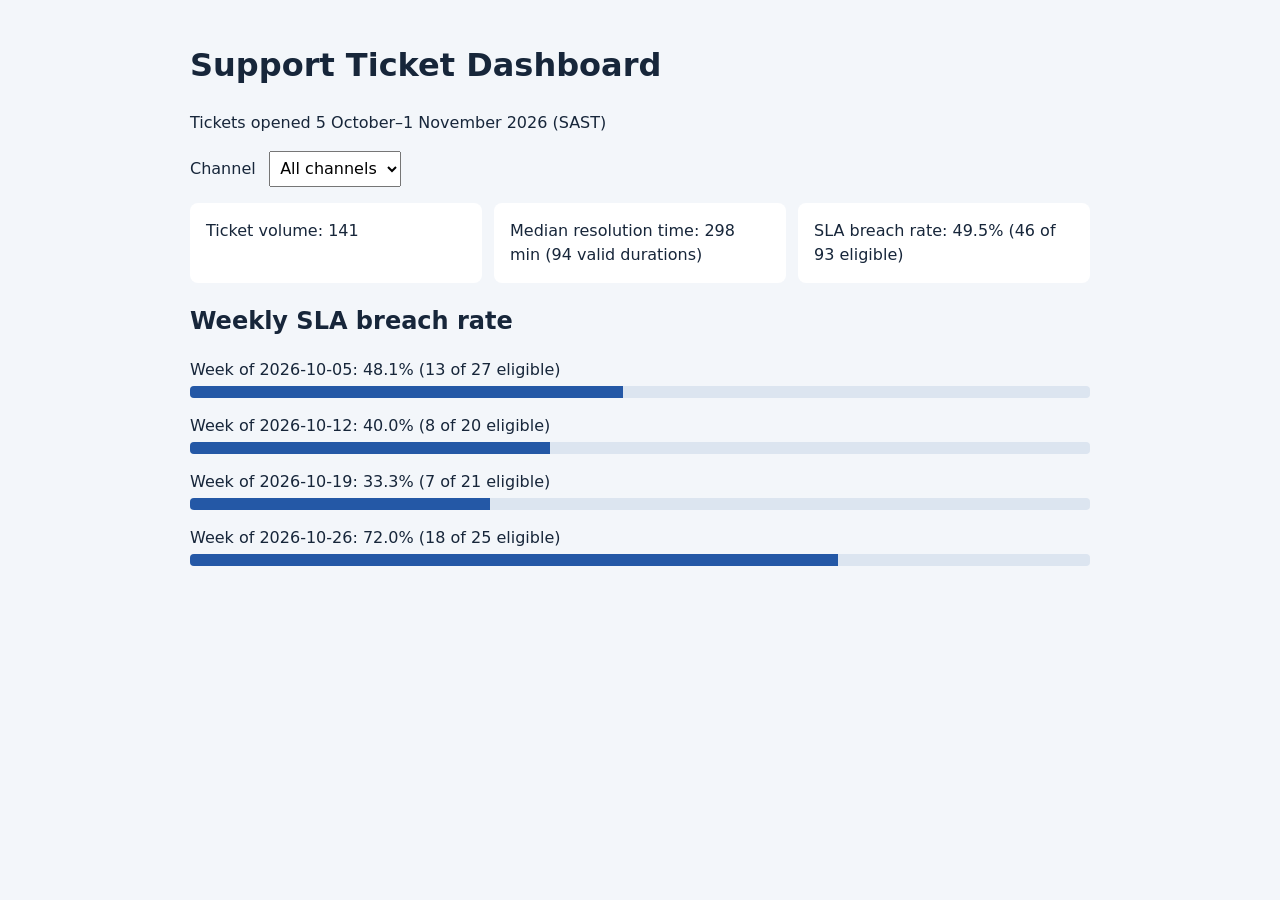
<file: Manelisi_Shongwe_ADEI_Assessment/dashboard/index.html>
<!doctype html>
<html lang="en">
<head>
  <meta charset="utf-8">
  <meta name="viewport" content="width=device-width, initial-scale=1">
  <title>ADEI Support Dashboard</title>
  <link rel="stylesheet" href="styles.css">
</head>
<body>
  <main>
    <h1>Support Ticket Dashboard</h1>
    <p>Tickets opened 5 October–1 November 2026 (SAST)</p>

    <label for="channel">Channel</label>
    <select id="channel">
      <option value="">All channels</option>
    </select>

    <p id="status" role="status">Loading dashboard data…</p>

    <section id="metrics" aria-label="Ticket metrics"></section>

    <section aria-labelledby="trend-heading">
      <h2 id="trend-heading">Weekly SLA breach rate</h2>
      <div id="trend"></div>
    </section>
  </main>
  <script src="app.js"></script>
</body>
</html>
</file>
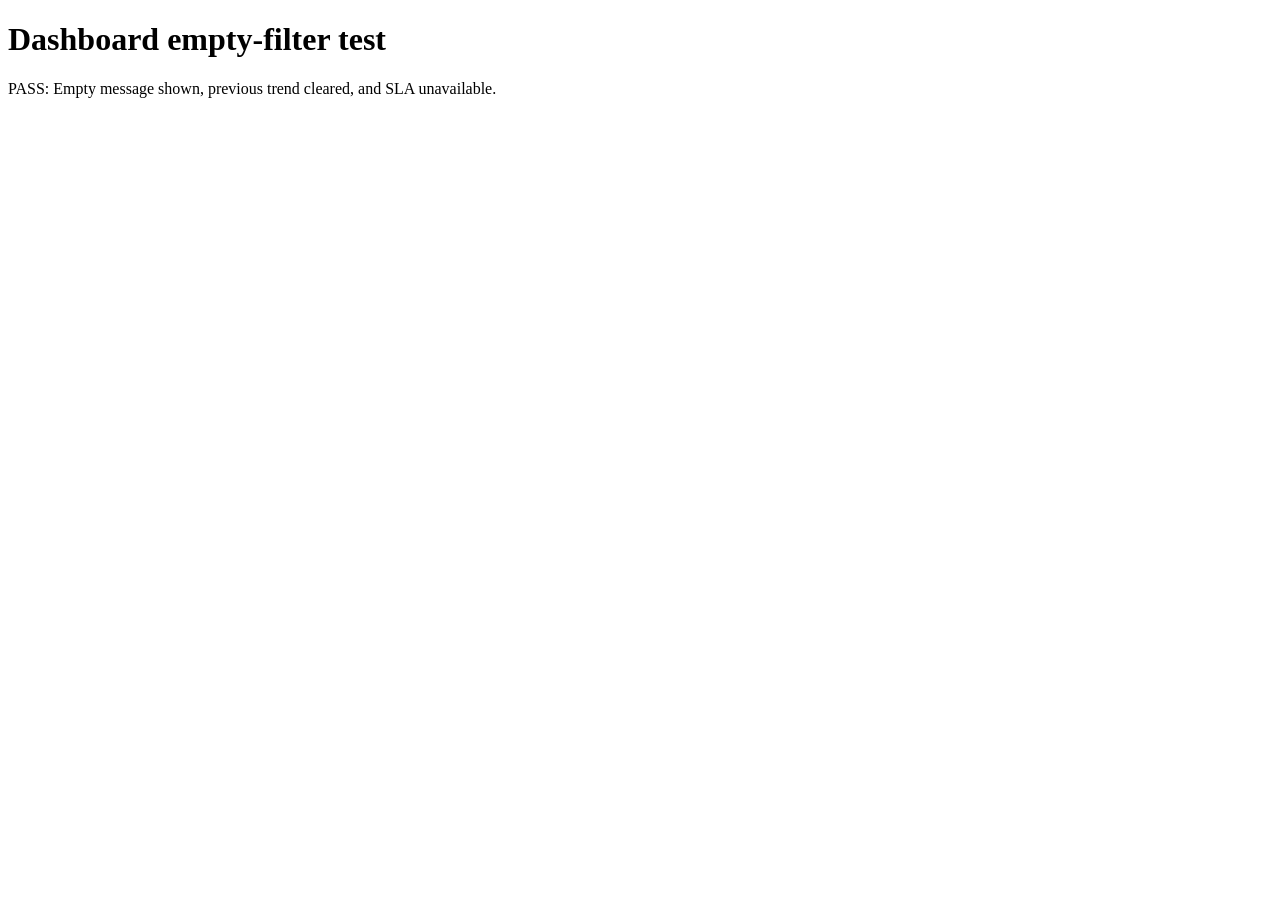
<file: Manelisi_Shongwe_ADEI_Assessment/dashboard/test-empty-filter.html>
<!doctype html>
<html lang="en">
<head>
  <meta charset="utf-8">
  <title>Empty filter test</title>
</head>
<body>
  <h1>Dashboard empty-filter test</h1>
  <p id="result" role="status">Running test…</p>
  <iframe id="dashboard" title="Dashboard under test" src="index.html" hidden></iframe>

  <script>
    const result = document.querySelector("#result");
    const frame = document.querySelector("#dashboard");
    const deadline = Date.now() + 5000;

    const timer = setInterval(() => {
      const page = frame.contentDocument;
      const trend = page?.querySelector("#trend");

      // Wait for the real dashboard to load and render its initial trend.
      if (!trend || trend.children.length === 0) {
        if (Date.now() >= deadline) {
          clearInterval(timer);
          result.textContent = "FAIL: The initial trend did not load.";
        }
        return;
      }

      clearInterval(timer);
      const filter = page.querySelector("#channel");
      const browser = frame.contentWindow;

      filter.add(new browser.Option("Test channel", "__no_tickets__"));
      filter.value = "__no_tickets__";
      filter.dispatchEvent(new browser.Event("change"));

      const checks = [
        [page.querySelector("#status").textContent ===
          "No tickets match this filter.", "empty message"],
        [trend.children.length === 0, "previous trend cleared"],
        [page.querySelector("#metrics").textContent.includes("SLA: N/A (0 eligible)"),
          "SLA marked unavailable"],
      ];

      const failures = checks.filter(([passed]) => !passed);
      result.textContent = failures.length === 0
        ? "PASS: Empty message shown, previous trend cleared, and SLA unavailable."
        : `FAIL: ${failures.map(([, label]) => label).join(", ")}`;
    }, 50);
  </script>
</body>
</html>
</file>
<file: Manelisi_Shongwe_ADEI_Assessment/dashboard/styles.css>
body {
  margin: 0;
  background: #f3f6fa;
  color: #17263a;
  font: 1rem/1.5 system-ui, sans-serif;
}

main {
  max-width: 900px;
  margin: 0 auto;
  padding: 1.25rem;
}

select {
  margin-left: 0.5rem;
  padding: 0.4rem;
  font: inherit;
}

#metrics {
  display: grid;
  grid-template-columns: repeat(3, minmax(0, 1fr));
  gap: 0.75rem;
  margin: 1rem 0;
}

#metrics p {
  margin: 0;
  padding: 1rem;
  background: white;
  border-radius: 0.5rem;
}

.trend-row {
  margin-bottom: 1rem;
}

.trend-track {
  height: 0.75rem;
  margin-top: 0.25rem;
  background: #dce5f0;
  border-radius: 0.25rem;
  overflow: hidden;
}

.trend-bar {
  height: 100%;
  background: #2458a6;
}

@media (max-width: 600px) {
  #metrics {
    grid-template-columns: 1fr;
  }
}
</file>
